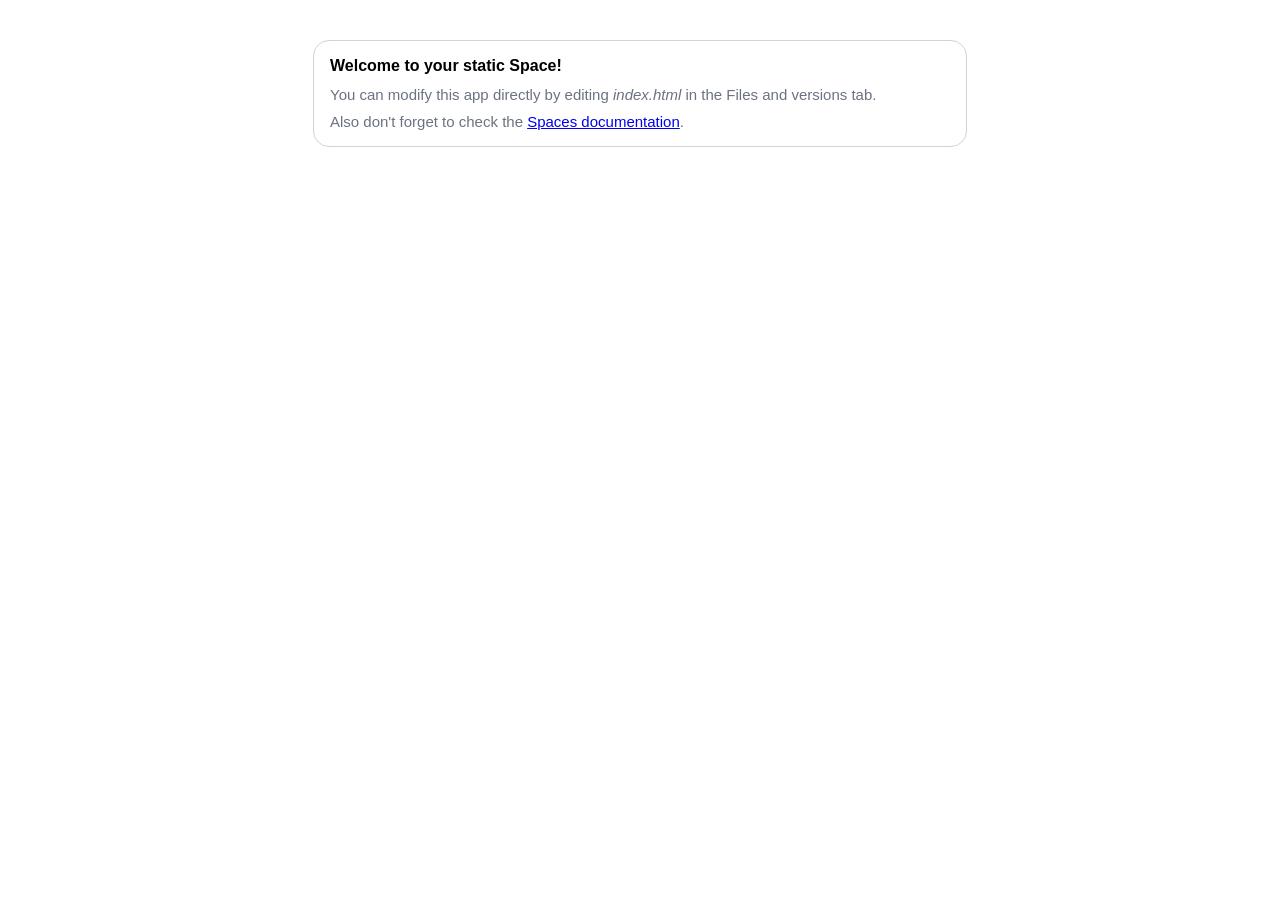
<file: index.html>
<!doctype html>
<html>
	<head>
		<meta charset="utf-8" />
		<meta name="viewport" content="width=device-width" />
		<title>My static Space</title>
		<link rel="stylesheet" href="style.css" />
	</head>
	<body>
		<div class="card">
			<h1>Welcome to your static Space!</h1>
			<p>You can modify this app directly by editing <i>index.html</i> in the Files and versions tab.</p>
			<p>
				Also don't forget to check the
				<a href="https://huggingface.co/docs/hub/spaces" target="_blank">Spaces documentation</a>.
			</p>
		</div>
	</body>
</html>
</file>
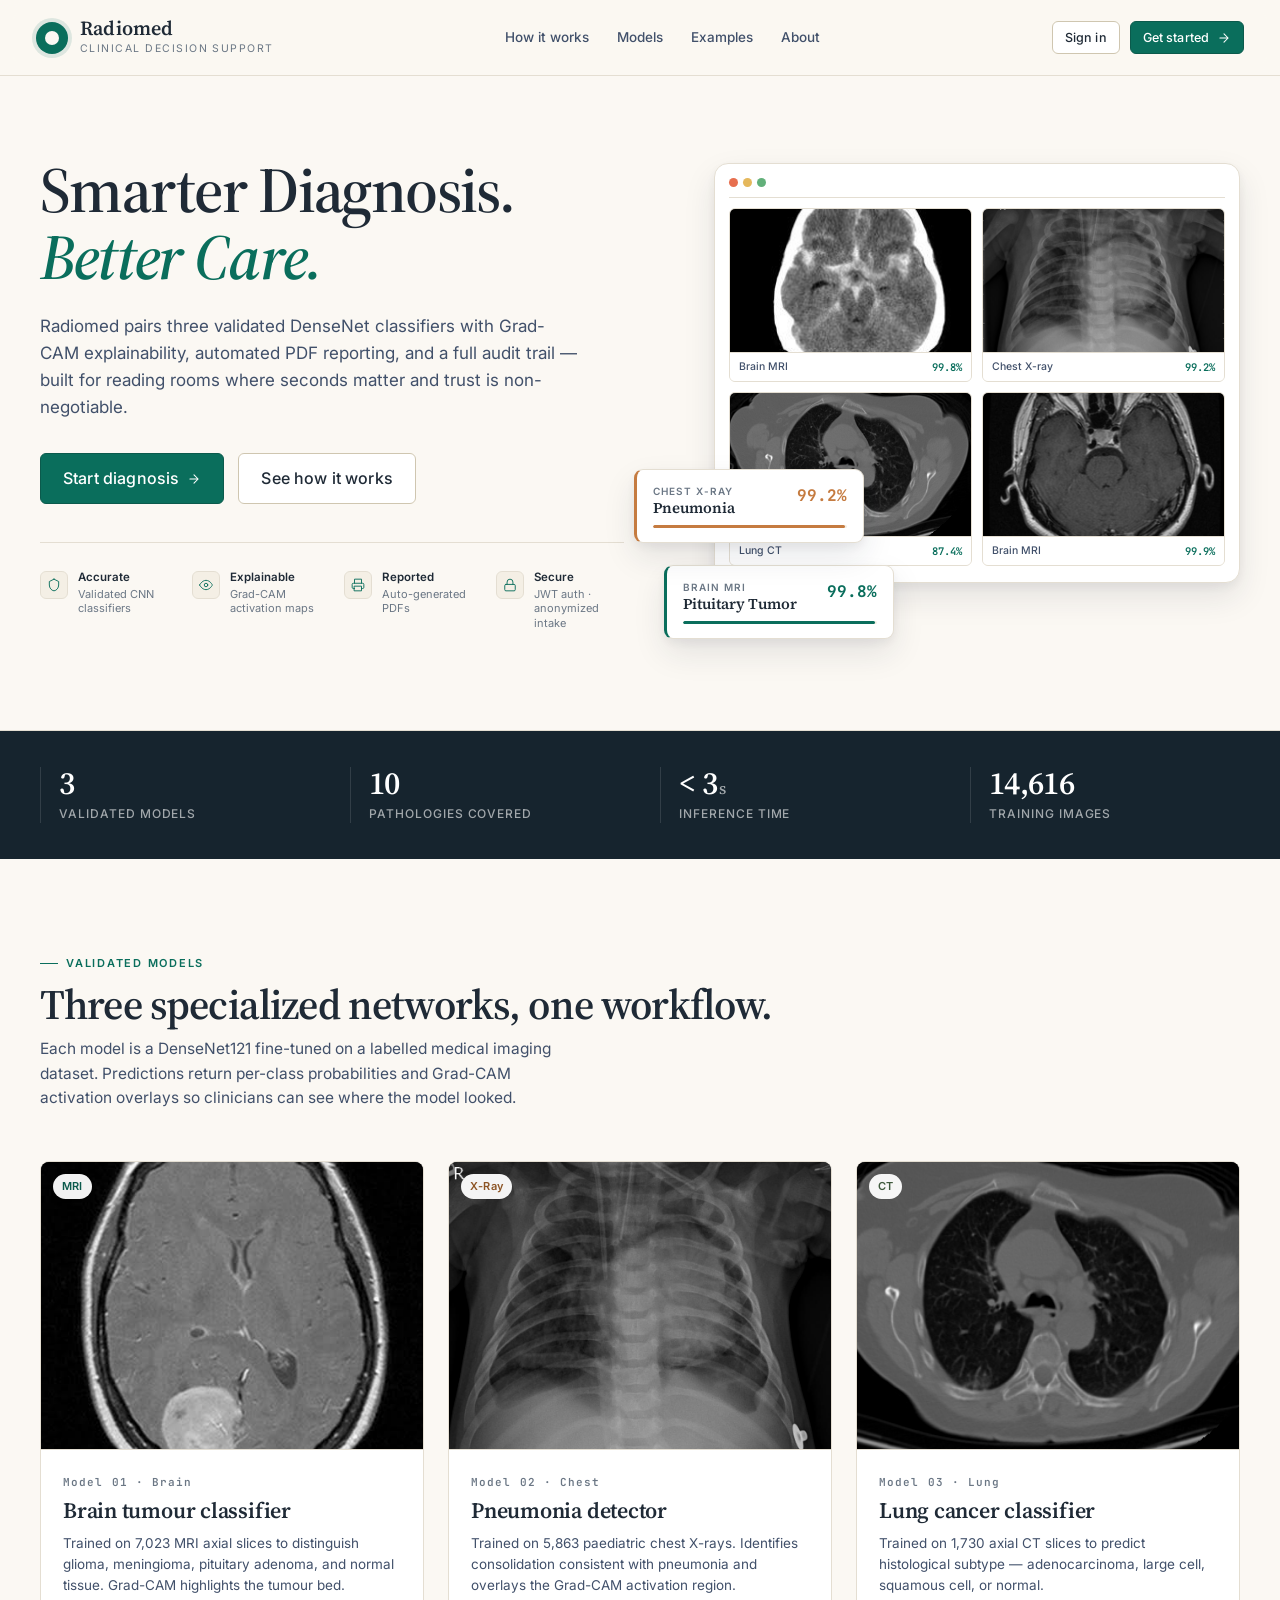
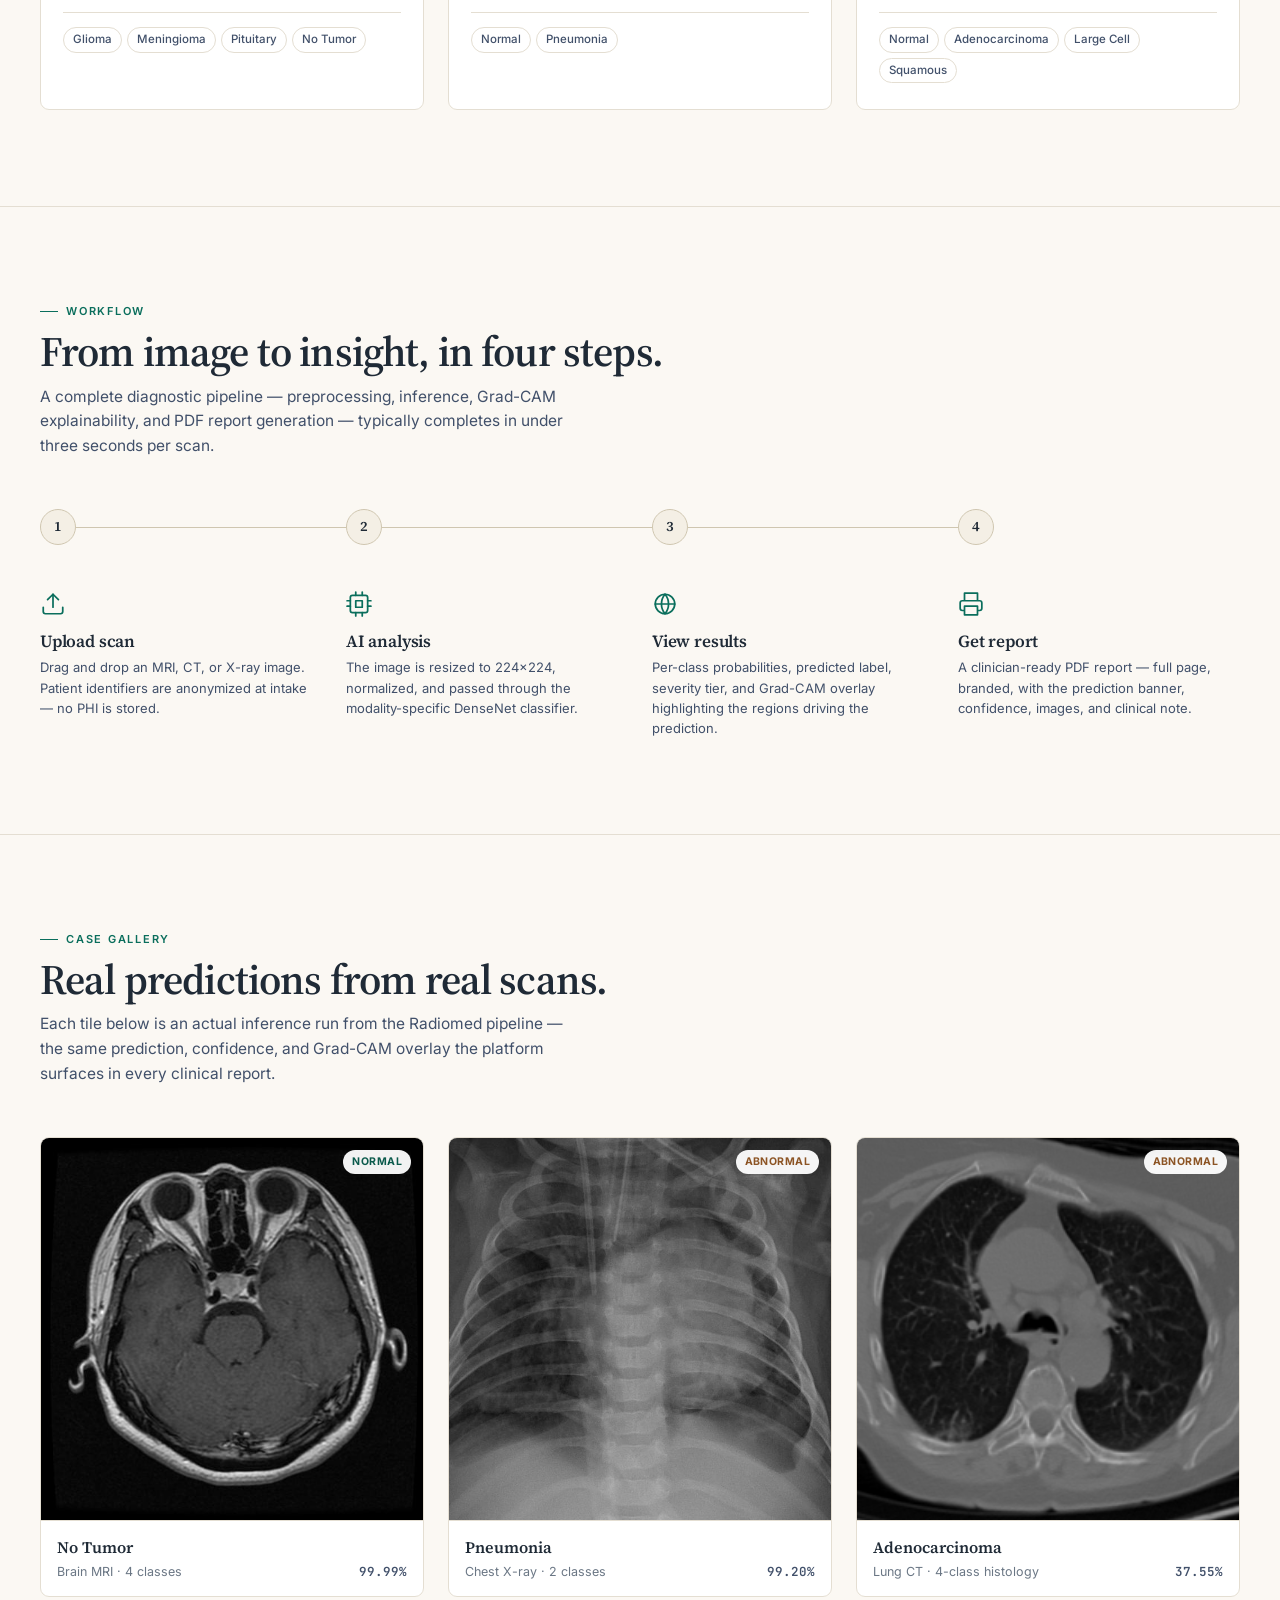
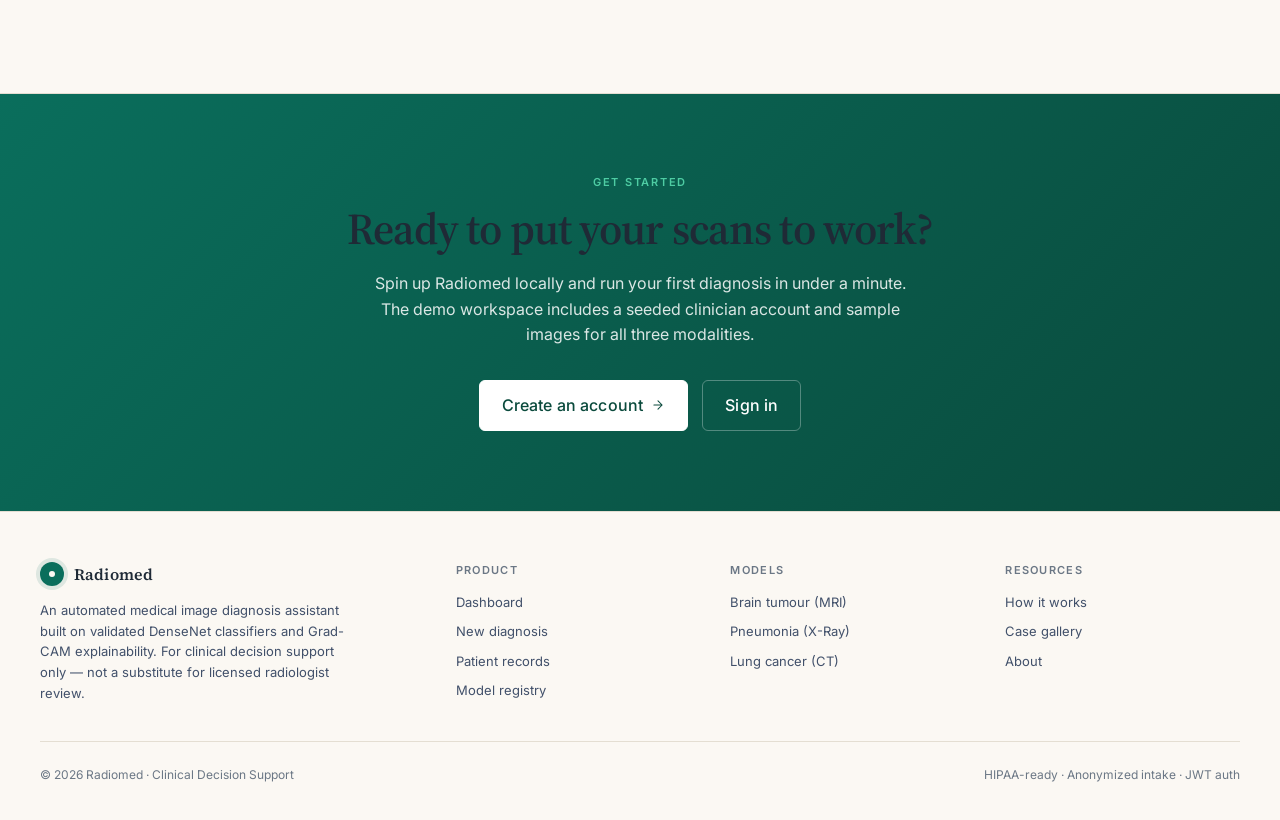
<file: templates/index.html>
<!doctype html>
<html lang="en">
<head>
  <meta charset="utf-8">
  <meta name="viewport" content="width=device-width, initial-scale=1">
  <title>Radiomed · Clinical Decision Support</title>
  <link rel="preconnect" href="https://fonts.googleapis.com">
  <link rel="preconnect" href="https://fonts.gstatic.com" crossorigin>
  <link href="https://fonts.googleapis.com/css2?family=Inter:wght@400;500;600;700&family=Source+Serif+4:opsz,wght@8..60,400;8..60,500;8..60,600&family=JetBrains+Mono:wght@400;500&display=swap" rel="stylesheet">
  <link rel="stylesheet" href="/static/css/design-system.css">
  <link rel="stylesheet" href="/static/css/landing.css">
  <link rel="stylesheet" href="/static/css/auth.css?v=2">
  <link rel="icon" type="image/svg+xml" href="data:image/svg+xml,<svg xmlns='http://www.w3.org/2000/svg' viewBox='0 0 24 24'><circle cx='12' cy='12' r='10' fill='%230A6E5C'/><circle cx='12' cy='12' r='4' fill='%23FBF8F3'/></svg>">
</head>
<body>
  <div id="root"></div>
  <div class="toast-stack" id="toast-stack"></div>
  <template id="tpl-auth">
    <div class="auth">
      <div class="auth__visual">
        <div class="auth__visual-bg"></div>
        <div class="auth__visual-grid"></div>
        <div class="auth__orbit" aria-hidden="true">
          <div class="auth__orbit-ring"></div>
          <div class="auth__orbit-ring auth__orbit-ring--inner"></div>
          <span class="auth__plus">+</span>
          <div class="auth__scan-stack">
            <!-- <img src="/static/assets/samples/illustraion.png" alt=""> -->
            <!-- <img src="/static/assets/samples/xray_pneumonia.jpg" alt="">
            <img src="/static/assets/samples/ct_adenocarcinoma.png" alt=""> -->
          </div>
        </div>
        <div class="auth__visual-content">
          <div class="auth__visual-mark">
            <div class="sidebar__brand-mark"></div>
            <div>
              <span>Radiomed</span>
              <div class="auth__visual-tag">Clinical Decision Support</div>
            </div>
            <br>
            <br>
            <br>
            <br>
          </div>
          <h1 class="auth__visual-headline">Smarter Diagnosis.<br><em>Better Care.</em></h1>
        
          <p class="auth__visual-body">Three validated DenseNet121 classifiers with Grad-CAM explainability, automated PDF reporting, and a full audit trail.</p>
          <div class="auth-model-cards">
            <div class="auth-model-card">
              <img class="auth-model-card__thumb" src="/static/assets/samples/meningioma.jpg" alt="Brain MRI">
              <div class="auth-model-card__name">Brain MRI</div>
              <div class="auth-model-card__acc">94% accuracy</div>
            </div>
            <div class="auth-model-card">
              <img class="auth-model-card__thumb" src="/static/assets/samples/xray_pneumonia.jpg" alt="Chest X-Ray">
              <div class="auth-model-card__name">Chest X-Ray</div>
              <div class="auth-model-card__acc">95% accuracy</div>
            </div>
            <div class="auth-model-card">
              <img class="auth-model-card__thumb" src="/static/assets/samples/ct_adenocarcinoma.png" alt="Lung CT">
              <div class="auth-model-card__name">Lung CT</div>
              <div class="auth-model-card__acc">93% accuracy</div>
            </div>
          </div>
        </div>
        <div class="auth__visual-bottom">
          <div class="auth__visual-stats">
            <div>
              <div class="auth__stat-head">
                <div class="auth__stat-icon">
                  <svg viewBox="0 0 24 24" fill="none" stroke="currentColor" stroke-width="1.8" stroke-linecap="round" stroke-linejoin="round"><ellipse cx="12" cy="6" rx="8" ry="3"/><path d="M4 6v6c0 1.7 3.6 3 8 3s8-1.3 8-3V6"/><path d="M4 12v6c0 1.7 3.6 3 8 3s8-1.3 8-3v-6"/></svg>
                </div>
                <div class="auth__stat-num">3</div>
              </div>
              <div class="auth__stat-label">Validated Models</div>
            </div>
            <div>
              <div class="auth__stat-head">
                <div class="auth__stat-icon">
                  <svg viewBox="0 0 24 24" fill="none" stroke="currentColor" stroke-width="1.8" stroke-linecap="round" stroke-linejoin="round"><path d="M13 2 4 14h7l-1 8 10-14h-7l0-6z"/></svg>
                </div>
                <div class="auth__stat-num">&lt;3s</div>
              </div>
              <div class="auth__stat-label">Inference Time</div>
            </div>
            <div>
              <div class="auth__stat-head">
                <div class="auth__stat-icon">
                  <svg viewBox="0 0 24 24" fill="none" stroke="currentColor" stroke-width="1.8" stroke-linecap="round" stroke-linejoin="round"><rect x="3" y="5" width="18" height="14" rx="2"/><circle cx="9" cy="11" r="1.6"/><path d="m21 16-5-5-8 8"/></svg>
                </div>
                <div class="auth__stat-num">14K+</div>
              </div>
              <div class="auth__stat-label">Training Images</div>
            </div>
          </div>
          <div class="auth__visual-footer">AI · Medical Imaging · Better Outcomes</div>
        </div>
      </div>
      <div class="auth__panel">
        <div class="auth__panel-top" id="auth-panel-link"></div>
        <div class="auth__card" id="auth-card"></div>
      </div>
    </div>
  </template>
  <template id="tpl-app">
    <div class="app">
      <aside class="sidebar" id="sidebar">
        <div class="sidebar__brand"><div class="sidebar__brand-mark"></div><div><div class="sidebar__brand-name">Radiomed</div><div class="sidebar__brand-tag">Clinical Workbench</div></div></div>
        <nav class="sidebar__nav">
          <div class="sidebar__nav-section">Workspace</div>
          <a class="sidebar__link" data-route="dashboard" href="#/dashboard"><svg class="sidebar__icon" viewBox="0 0 24 24" fill="none" stroke="currentColor" stroke-width="1.6" stroke-linecap="round" stroke-linejoin="round"><rect x="3" y="3" width="7" height="9" rx="1"/><rect x="14" y="3" width="7" height="5" rx="1"/><rect x="14" y="12" width="7" height="9" rx="1"/><rect x="3" y="16" width="7" height="5" rx="1"/></svg>Overview</a>
          <a class="sidebar__link" data-route="diagnose" href="#/diagnose"><svg class="sidebar__icon" viewBox="0 0 24 24" fill="none" stroke="currentColor" stroke-width="1.6" stroke-linecap="round" stroke-linejoin="round"><circle cx="12" cy="12" r="9"/><path d="M12 8v8M8 12h8"/></svg>New diagnosis</a>
          <a class="sidebar__link" data-route="patients" href="#/patients"><svg class="sidebar__icon" viewBox="0 0 24 24" fill="none" stroke="currentColor" stroke-width="1.6" stroke-linecap="round" stroke-linejoin="round"><path d="M4 6h16M4 12h16M4 18h10"/></svg>Patient records</a>
          <div class="sidebar__nav-section">Reference</div>
          <a class="sidebar__link" data-route="models" href="#/models"><svg class="sidebar__icon" viewBox="0 0 24 24" fill="none" stroke="currentColor" stroke-width="1.6" stroke-linecap="round" stroke-linejoin="round"><circle cx="6" cy="6" r="2"/><circle cx="18" cy="6" r="2"/><circle cx="6" cy="18" r="2"/><circle cx="18" cy="18" r="2"/><path d="M8 6h8M6 8v8M18 8v8M8 18h8"/></svg>Model registry</a>
          <div class="sidebar__nav-section">Account</div>
          <a class="sidebar__link" data-route="settings" href="#/settings"><svg class="sidebar__icon" viewBox="0 0 24 24" fill="none" stroke="currentColor" stroke-width="1.6" stroke-linecap="round" stroke-linejoin="round"><circle cx="12" cy="12" r="3"/><path d="M19.4 15a1.65 1.65 0 0 0 .33 1.82l.06.06a2 2 0 1 1-2.83 2.83l-.06-.06a1.65 1.65 0 0 0-1.82-.33 1.65 1.65 0 0 0-1 1.51V21a2 2 0 0 1-4 0v-.09A1.65 1.65 0 0 0 9 19.4a1.65 1.65 0 0 0-1.82.33l-.06.06a2 2 0 1 1-2.83-2.83l.06-.06a1.65 1.65 0 0 0 .33-1.82 1.65 1.65 0 0 0-1.51-1H3a2 2 0 0 1 0-4h.09A1.65 1.65 0 0 0 4.6 9a1.65 1.65 0 0 0-.33-1.82l-.06-.06a2 2 0 1 1 2.83-2.83l.06.06a1.65 1.65 0 0 0 1.82.33H9a1.65 1.65 0 0 0 1-1.51V3a2 2 0 0 1 4 0v.09a1.65 1.65 0 0 0 1 1.51 1.65 1.65 0 0 0 1.82-.33l.06-.06a2 2 0 1 1 2.83 2.83l-.06.06a1.65 1.65 0 0 0-.33 1.82V9a1.65 1.65 0 0 0 1.51 1H21a2 2 0 0 1 0 4h-.09a1.65 1.65 0 0 0-1.51 1z"/></svg>Settings</a>
        </nav>
        <div class="sidebar__user">
          <div class="sidebar__avatar" id="sb-avatar">DR</div>
          <div class="sidebar__user-meta"><div class="sidebar__user-name" id="sb-name">—</div><div class="sidebar__user-role" id="sb-role">clinician</div></div>
          <button class="sidebar__logout" id="sb-logout" title="Sign out"><svg viewBox="0 0 24 24" fill="none" stroke="currentColor" stroke-width="1.6" stroke-linecap="round" stroke-linejoin="round"><path d="M9 21H5a2 2 0 0 1-2-2V5a2 2 0 0 1 2-2h4"/><polyline points="16 17 21 12 16 7"/><line x1="21" y1="12" x2="9" y2="12"/></svg></button>
        </div>
      </aside>
      <main class="main">
        <header class="topbar">
          <div class="topbar__left">
            <a href="#/landing" class="topbar__back" title="Back to landing"><svg viewBox="0 0 24 24" fill="none" stroke="currentColor" stroke-width="1.8" stroke-linecap="round" stroke-linejoin="round"><path d="M19 12H5M12 19l-7-7 7-7"/></svg></a>
            <div class="topbar__crumbs"><span>Radiomed</span><span class="topbar__sep">/</span><span class="topbar__crumb-current" id="crumb-current">Overview</span></div>
          </div>
          <div class="topbar__actions">
            <div class="topbar__search"><svg viewBox="0 0 24 24" fill="none" stroke="currentColor" stroke-width="1.8" stroke-linecap="round" stroke-linejoin="round"><circle cx="11" cy="11" r="7"/><path d="M21 21l-4.3-4.3"/></svg><input id="topbar-search" placeholder="Search scans, patients, reports…" autocomplete="off"><kbd>⌘K</kbd></div>
            <button class="btn btn--primary btn--sm" id="btn-new-diagnosis"><svg viewBox="0 0 24 24" fill="none" stroke="currentColor" stroke-width="1.8" stroke-linecap="round" stroke-linejoin="round"><path d="M12 5v14M5 12h14"/></svg>New diagnosis</button>
          </div>
        </header>
        <div class="content" id="content"></div>
      </main>
    </div>
  </template>
  <script src="/static/js/app.js"></script>
</body>
</html>
</file>
<file: style.css>
body {
	padding: 2rem;
	font-family: -apple-system, BlinkMacSystemFont, "Arial", sans-serif;
}

h1 {
	font-size: 16px;
	margin-top: 0;
}

p {
	color: rgb(107, 114, 128);
	font-size: 15px;
	margin-bottom: 10px;
	margin-top: 5px;
}

.card {
	max-width: 620px;
	margin: 0 auto;
	padding: 16px;
	border: 1px solid lightgray;
	border-radius: 16px;
}

.card p:last-child {
	margin-bottom: 0;
}
</file>
<file: static/css/design-system.css>
/* ============================================================
   RADIOMED — Design tokens + components + ANIMATIONS
   ============================================================ */
:root {
  --c-bg: #FBF8F3; --c-bg-alt: #F4EFE5; --c-surface: #FFFFFF;
  --c-surface-soft: #F7F3EB;
  --c-ink: #1F2A36; --c-ink-2: #41506A; --c-ink-3: #6B7785;
  --c-line: #E4DED2; --c-line-strong: #CFC6B0;
  --c-teal: #0A6E5C; --c-teal-700: #0B5A4C; --c-teal-50: #E8F1EC; --c-teal-20: #C9E0D5;
  --c-clay: #C57B40; --c-clay-50: #F5E6D3;
  --c-coral: #B4452B; --c-coral-50: #F4D7CB;
  --c-sage: #5C7C5A; --c-sage-50: #E1E8DC;
  --grad-confidence: linear-gradient(90deg, #0A6E5C 0%, #1F8A70 100%);
  --font-sans: "Inter", -apple-system, BlinkMacSystemFont, "Segoe UI", system-ui, sans-serif;
  --font-serif: "Source Serif 4", "Iowan Old Style", "Georgia", serif;
  --font-mono: "JetBrains Mono", "SF Mono", Menlo, monospace;
  --fs-xs: 11px; --fs-sm: 13px; --fs-base: 14.5px; --fs-md: 16px; --fs-lg: 18px;
  --fs-xl: 21px; --fs-2xl: 28px; --fs-3xl: 36px; --fs-4xl: 48px;
  --lh-tight: 1.2; --lh-base: 1.55; --lh-loose: 1.75;
  --ls-tight: -0.01em; --ls-wide: 0.02em; --ls-widest: 0.14em;
  --sp-1: 4px; --sp-2: 8px; --sp-3: 12px; --sp-4: 16px; --sp-5: 20px; --sp-6: 24px;
  --sp-8: 32px; --sp-10: 40px; --sp-12: 48px; --sp-16: 64px; --sp-20: 80px;
  --r-xs: 3px; --r-sm: 6px; --r-md: 9px; --r-lg: 14px; --r-xl: 20px; --r-full: 999px;
  --shadow-1: 0 1px 0 rgba(31,42,54,0.04), 0 1px 2px rgba(31,42,54,0.04);
  --shadow-2: 0 1px 0 rgba(31,42,54,0.04), 0 2px 4px rgba(31,42,54,0.05), 0 1px 2px rgba(31,42,54,0.04);
  --shadow-3: 0 4px 14px rgba(31,42,54,0.06), 0 1px 3px rgba(31,42,54,0.05);
  --shadow-lift: 0 14px 32px rgba(31,42,54,0.10), 0 4px 12px rgba(31,42,54,0.06);
  --shadow-ring: 0 0 0 1px rgba(10,110,92,0.18);
  --ease-out: cubic-bezier(0.22, 0.61, 0.36, 1);
  --ease-in-out: cubic-bezier(0.65, 0, 0.35, 1);
  --ease-spring: cubic-bezier(0.34, 1.56, 0.64, 1);
  --dur-fast: 140ms; --dur-base: 240ms; --dur-slow: 420ms;
  --app-shell-max: 1440px; --sidebar-w: 240px; --content-max: 1180px;
}

*, *::before, *::after { box-sizing: border-box; }
html { font-size: var(--fs-base); -webkit-font-smoothing: antialiased; -moz-osx-font-smoothing: grayscale; }
body { margin: 0; background: var(--c-bg); color: var(--c-ink); font-family: var(--font-sans); font-size: var(--fs-base); line-height: var(--lh-base); }
h1, h2, h3, h4 { margin: 0; font-weight: 600; letter-spacing: var(--ls-tight); color: var(--c-ink); line-height: var(--lh-tight); }
p { margin: 0; }
a { color: var(--c-teal); text-decoration: none; transition: color var(--dur-fast) var(--ease-out); }
a:hover { color: var(--c-teal-700); text-decoration: underline; text-underline-offset: 2px; }
button { font-family: inherit; cursor: pointer; border: 0; background: none; color: inherit; }
input, select, textarea { font-family: inherit; font-size: inherit; color: inherit; border: 1px solid var(--c-line); background: var(--c-surface); border-radius: var(--r-sm); padding: 10px 12px; transition: border-color var(--dur-fast) var(--ease-out), box-shadow var(--dur-fast) var(--ease-out); }
input:focus, select:focus, textarea:focus { outline: none; border-color: var(--c-teal); box-shadow: var(--shadow-ring); }
ul, ol { margin: 0; padding: 0; list-style: none; }
img { max-width: 100%; display: block; }
::selection { background: var(--c-teal-20); color: var(--c-ink); }
::-webkit-scrollbar { width: 10px; height: 10px; }
::-webkit-scrollbar-track { background: transparent; }
::-webkit-scrollbar-thumb { background: var(--c-line-strong); border-radius: var(--r-full); border: 2px solid var(--c-bg); }
::-webkit-scrollbar-thumb:hover { background: var(--c-ink-3); }

/* ANIMATIONS */
@keyframes fade-in { from { opacity: 0; } to { opacity: 1; } }
@keyframes fade-in-up { from { opacity: 0; transform: translateY(16px); } to { opacity: 1; transform: translateY(0); } }
@keyframes fade-in-down { from { opacity: 0; transform: translateY(-16px); } to { opacity: 1; transform: translateY(0); } }
@keyframes fade-in-left { from { opacity: 0; transform: translateX(-16px); } to { opacity: 1; transform: translateX(0); } }
@keyframes fade-in-right { from { opacity: 0; transform: translateX(16px); } to { opacity: 1; transform: translateX(0); } }
@keyframes scale-in { from { opacity: 0; transform: scale(0.96); } to { opacity: 1; transform: scale(1); } }
@keyframes slide-in-bottom { from { transform: translateY(100%); opacity: 0; } to { transform: translateY(0); opacity: 1; } }
@keyframes pulse-ring { 0% { transform: scale(1); opacity: 0.5; } 100% { transform: scale(2.2); opacity: 0; } }
@keyframes spin { from { transform: rotate(0deg); } to { transform: rotate(360deg); } }
@keyframes shimmer { 0% { background-position: 200% 0; } 100% { background-position: -200% 0; } }
@keyframes float { 0%, 100% { transform: translateY(0); } 50% { transform: translateY(-8px); } }
@keyframes float-slow { 0%, 100% { transform: translateY(0) rotate(0deg); } 50% { transform: translateY(-12px) rotate(1deg); } }
@keyframes pulse-glow { 0%, 100% { box-shadow: 0 0 0 0 rgba(10,110,92,0.4); } 50% { box-shadow: 0 0 0 8px rgba(10,110,92,0); } }
@keyframes count-up { from { opacity: 0; transform: translateY(8px); } to { opacity: 1; transform: translateY(0); } }
@keyframes blink { 0%, 100% { opacity: 1; } 50% { opacity: 0.4; } }
@keyframes gradient-shift { 0% { background-position: 0% 50%; } 50% { background-position: 100% 50%; } 100% { background-position: 0% 50%; } }

.anim-fade-in { animation: fade-in var(--dur-slow) var(--ease-out) both; }
.anim-fade-in-up { animation: fade-in-up var(--dur-slow) var(--ease-out) both; }
.anim-fade-in-down { animation: fade-in-down var(--dur-slow) var(--ease-out) both; }
.anim-fade-in-left { animation: fade-in-left var(--dur-slow) var(--ease-out) both; }
.anim-fade-in-right { animation: fade-in-right var(--dur-slow) var(--ease-out) both; }
.anim-scale-in { animation: scale-in var(--dur-base) var(--ease-spring) both; }
.anim-float { animation: float 4s var(--ease-in-out) infinite; }
.anim-float-slow { animation: float-slow 6s var(--ease-in-out) infinite; }
.anim-pulse-glow { animation: pulse-glow 2s var(--ease-out) infinite; }
.delay-1 { animation-delay: 80ms; } .delay-2 { animation-delay: 160ms; } .delay-3 { animation-delay: 240ms; }
.delay-4 { animation-delay: 320ms; } .delay-5 { animation-delay: 400ms; } .delay-6 { animation-delay: 480ms; }
.delay-7 { animation-delay: 560ms; } .delay-8 { animation-delay: 640ms; }
.hover-lift { transition: transform var(--dur-base) var(--ease-out), box-shadow var(--dur-base) var(--ease-out); }
.hover-lift:hover { transform: translateY(-3px); box-shadow: var(--shadow-lift); }
.page-enter { animation: fade-in-up var(--dur-base) var(--ease-out) both; }

/* APP SHELL */
.app { display: grid; grid-template-columns: var(--sidebar-w) 1fr; min-height: 100vh; }
.sidebar { background: #16242E; color: #D7E2EA; border-right: 1px solid #0B141A; display: flex; flex-direction: column; position: sticky; top: 0; height: 100vh; animation: fade-in-left var(--dur-slow) var(--ease-out) both; }
.sidebar__brand { display: flex; align-items: center; gap: 10px; padding: 18px 22px 22px; border-bottom: 1px solid rgba(255,255,255,0.06); }
.sidebar__brand-mark { width: 28px; height: 28px; border-radius: 50%; background: var(--c-teal); position: relative; flex-shrink: 0; box-shadow: 0 0 0 4px rgba(10,110,92,0.15); animation: pulse-glow 3s var(--ease-out) infinite; }
.sidebar__brand-mark::after { content: ""; position: absolute; inset: 8px; border-radius: 50%; background: #FBF8F3; }
.sidebar__brand-name { font-family: var(--font-serif); font-size: var(--fs-lg); font-weight: 600; letter-spacing: 0.02em; color: #FFFFFF; }
.sidebar__brand-tag { font-size: 10.5px; letter-spacing: 0.18em; text-transform: uppercase; color: #6E8290; margin-top: 1px; }
.sidebar__nav { padding: 14px 14px 8px; flex: 1; overflow-y: auto; }
.sidebar__nav-section { font-size: 10.5px; letter-spacing: 0.14em; text-transform: uppercase; color: #5A6E7C; padding: 12px 12px 6px; }
.sidebar__link { display: flex; align-items: center; gap: 12px; padding: 9px 12px; border-radius: var(--r-sm); color: #B5C6D1; font-size: var(--fs-sm); text-decoration: none; transition: all var(--dur-fast) var(--ease-out); margin-bottom: 1px; font-weight: 500; position: relative; }
.sidebar__link:hover { background: rgba(255,255,255,0.04); color: #FFFFFF; text-decoration: none; transform: translateX(2px); }
.sidebar__link.is-active { background: rgba(10,110,92,0.18); color: #FFFFFF; }
.sidebar__link.is-active::before { content: ""; position: absolute; left: -14px; top: 8px; bottom: 8px; width: 3px; background: var(--c-teal); border-radius: 0 2px 2px 0; }
.sidebar__icon { width: 16px; height: 16px; flex-shrink: 0; opacity: 0.85; transition: transform var(--dur-fast); }
.sidebar__link:hover .sidebar__icon { transform: scale(1.1); }
.sidebar__user { padding: 14px; border-top: 1px solid rgba(255,255,255,0.06); display: flex; align-items: center; gap: 10px; }
.sidebar__avatar { width: 34px; height: 34px; border-radius: 50%; background: linear-gradient(135deg, #1F8A70 0%, #0A6E5C 100%); color: white; display: flex; align-items: center; justify-content: center; font-size: 13px; font-weight: 600; }
.sidebar__user-meta { flex: 1; min-width: 0; font-size: 12px; line-height: 1.3; }
.sidebar__user-name { color: #FFFFFF; font-weight: 600; white-space: nowrap; overflow: hidden; text-overflow: ellipsis; }
.sidebar__user-role { color: #6E8290; font-size: 11px; }
.sidebar__logout { background: transparent; color: #6E8290; padding: 6px; border-radius: var(--r-xs); display: flex; align-items: center; justify-content: center; transition: all var(--dur-fast) var(--ease-out); }
.sidebar__logout:hover { color: var(--c-coral); transform: scale(1.1); background: rgba(180,69,43,0.1); }
.sidebar__logout svg { width: 16px; height: 16px; }

.main { min-width: 0; display: flex; flex-direction: column; animation: fade-in var(--dur-slow) var(--ease-out) both; }
.topbar { display: flex; align-items: center; justify-content: space-between; padding: 18px 36px; background: rgba(251,248,243,0.85); backdrop-filter: saturate(140%) blur(8px); -webkit-backdrop-filter: saturate(140%) blur(8px); border-bottom: 1px solid var(--c-line); position: sticky; top: 0; z-index: 50; animation: fade-in-down var(--dur-base) var(--ease-out) both; }
.topbar__left { display: flex; align-items: center; gap: 14px; }
.topbar__back { width: 32px; height: 32px; border: 1px solid var(--c-line); border-radius: var(--r-sm); background: var(--c-surface); display: flex; align-items: center; justify-content: center; color: var(--c-ink-2); transition: all var(--dur-fast) var(--ease-out); }
.topbar__back:hover { background: var(--c-bg-alt); color: var(--c-ink); border-color: var(--c-line-strong); transform: translateX(-2px); }
.topbar__back svg { width: 16px; height: 16px; }
.topbar__crumbs { display: flex; align-items: center; gap: 8px; font-size: 13px; color: var(--c-ink-3); }
.topbar__crumb-current { color: var(--c-ink); font-weight: 500; }
.topbar__sep { opacity: 0.5; }
.topbar__actions { display: flex; align-items: center; gap: 10px; }
.topbar__search { display: flex; align-items: center; gap: 8px; background: var(--c-surface); border: 1px solid var(--c-line); border-radius: var(--r-sm); padding: 7px 12px; min-width: 280px; color: var(--c-ink-3); transition: all var(--dur-fast) var(--ease-out); }
.topbar__search:focus-within { border-color: var(--c-teal); box-shadow: var(--shadow-ring); }
.topbar__search svg { width: 14px; height: 14px; opacity: 0.6; }
.topbar__search input { border: 0; padding: 0; background: transparent; flex: 1; font-size: 13px; }
.topbar__search input:focus { box-shadow: none; }
.topbar__search kbd { font-family: var(--font-mono); font-size: 10.5px; padding: 1px 5px; background: var(--c-bg-alt); border: 1px solid var(--c-line); border-radius: 3px; color: var(--c-ink-3); }

.content { padding: 32px 36px 80px; max-width: var(--content-max); width: 100%; margin: 0 auto; animation: fade-in-up var(--dur-slow) var(--ease-out) both; }

.page-head { display: flex; justify-content: space-between; align-items: flex-end; margin-bottom: 28px; gap: 20px; }
.page-head__kicker { font-size: 11px; letter-spacing: 0.16em; text-transform: uppercase; color: var(--c-teal); margin-bottom: 6px; font-weight: 600; animation: fade-in-up var(--dur-base) var(--ease-out) both; }
.page-head__title { font-family: var(--font-serif); font-size: var(--fs-3xl); font-weight: 600; letter-spacing: -0.02em; color: var(--c-ink); line-height: 1.1; animation: fade-in-up var(--dur-base) var(--ease-out) both; animation-delay: 60ms; }
.page-head__sub { color: var(--c-ink-2); font-size: var(--fs-md); margin-top: 8px; max-width: 64ch; line-height: var(--lh-base); animation: fade-in-up var(--dur-base) var(--ease-out) both; animation-delay: 120ms; }
.page-head__actions { display: flex; gap: 10px; align-items: center; }

.card { background: var(--c-surface); border: 1px solid var(--c-line); border-radius: var(--r-md); box-shadow: var(--shadow-1); animation: fade-in-up var(--dur-slow) var(--ease-out) both; transition: box-shadow var(--dur-base) var(--ease-out), transform var(--dur-base) var(--ease-out); }
.card__head { display: flex; justify-content: space-between; align-items: center; padding: 16px 18px; border-bottom: 1px solid var(--c-line); }
.card__title { font-size: var(--fs-md); font-weight: 600; color: var(--c-ink); }
.card__subtitle { font-size: 12px; color: var(--c-ink-3); margin-top: 2px; }
.card__body { padding: 18px; }

.btn { display: inline-flex; align-items: center; gap: 8px; padding: 9px 16px; font-size: var(--fs-sm); font-weight: 500; border-radius: var(--r-sm); border: 1px solid var(--c-line-strong); background: var(--c-surface); color: var(--c-ink); transition: all var(--dur-fast) var(--ease-out); white-space: nowrap; letter-spacing: 0.01em; }
.btn:hover { background: var(--c-bg-alt); border-color: var(--c-line-strong); text-decoration: none; transform: translateY(-1px); }
.btn:active { transform: translateY(0); }
.btn--primary { background: var(--c-teal); color: #FFFFFF; border-color: var(--c-teal-700); }
.btn--primary:hover { background: var(--c-teal-700); color: #FFFFFF; border-color: var(--c-teal-700); box-shadow: 0 4px 12px rgba(10,110,92,0.25); }
.btn--ghost { background: transparent; border-color: transparent; color: var(--c-ink-2); }
.btn--ghost:hover { background: var(--c-bg-alt); }
.btn--danger { background: var(--c-coral); color: #FFFFFF; border-color: var(--c-coral); }
.btn--danger:hover { background: #962A14; box-shadow: 0 4px 12px rgba(180,69,43,0.25); }
.btn--sm { padding: 6px 12px; font-size: 12.5px; }
.btn--lg { padding: 12px 22px; font-size: var(--fs-md); }
.btn--block { width: 100%; justify-content: center; }
.btn:disabled { opacity: 0.5; cursor: not-allowed; transform: none !important; }
.btn svg { width: 14px; height: 14px; transition: transform var(--dur-fast); }
.btn--primary:hover svg { transform: translateX(2px); }

.badge { display: inline-flex; align-items: center; gap: 6px; padding: 3px 9px; border-radius: var(--r-full); font-size: 11px; font-weight: 600; letter-spacing: 0.02em; border: 1px solid transparent; white-space: nowrap; animation: scale-in var(--dur-base) var(--ease-spring) both; }
.badge--normal { background: var(--c-teal-50); color: var(--c-teal-700); border-color: var(--c-teal-20); }
.badge--warn { background: var(--c-clay-50); color: #8C5424; border-color: #ECD4B5; }
.badge--critical { background: var(--c-coral-50); color: #82281A; border-color: #E5B9A9; }
.badge--neutral { background: var(--c-bg-alt); color: var(--c-ink-2); border-color: var(--c-line); }
.badge__dot { width: 6px; height: 6px; border-radius: 50%; background: currentColor; animation: blink 2s ease infinite; }
.chip { display: inline-flex; align-items: center; gap: 6px; padding: 4px 10px; border: 1px solid var(--c-line); border-radius: var(--r-full); font-size: 12px; background: var(--c-surface); color: var(--c-ink-2); font-weight: 500; transition: all var(--dur-fast) var(--ease-out); }
.chip:hover { transform: translateY(-1px); box-shadow: var(--shadow-1); }

.field { margin-bottom: 16px; }
.field__label { display: block; font-size: 12.5px; font-weight: 500; color: var(--c-ink-2); margin-bottom: 6px; letter-spacing: 0.01em; }
.field__hint { font-size: 11.5px; color: var(--c-ink-3); margin-top: 5px; }
.field__error { font-size: 11.5px; color: var(--c-coral); margin-top: 5px; }
.field__input, .field__select, .field__textarea { width: 100%; border: 1px solid var(--c-line); padding: 10px 12px; font-size: var(--fs-base); background: var(--c-surface); transition: all var(--dur-fast) var(--ease-out); }
.field__input:focus, .field__select:focus { border-color: var(--c-teal); box-shadow: var(--shadow-ring); }
.field-row { display: grid; grid-template-columns: 1fr 1fr; gap: 14px; }

.stat { padding: 20px 22px; background: var(--c-surface); border: 1px solid var(--c-line); border-radius: var(--r-md); box-shadow: var(--shadow-1); animation: fade-in-up var(--dur-slow) var(--ease-out) both; transition: all var(--dur-base) var(--ease-out); position: relative; overflow: hidden; }
.stat::before { content: ""; position: absolute; top: 0; left: 0; right: 0; height: 2px; background: var(--c-teal); transform: scaleX(0); transform-origin: left; transition: transform var(--dur-slow) var(--ease-out); }
.stat:hover { transform: translateY(-2px); box-shadow: var(--shadow-3); }
.stat:hover::before { transform: scaleX(1); }
.stat__label { font-size: 11px; letter-spacing: 0.12em; text-transform: uppercase; color: var(--c-ink-3); font-weight: 600; margin-bottom: 10px; }
.stat__value { font-family: var(--font-serif); font-size: 32px; font-weight: 600; letter-spacing: -0.02em; color: var(--c-ink); line-height: 1; }
.stat__delta { font-size: 12px; color: var(--c-ink-3); margin-top: 8px; display: flex; align-items: center; gap: 6px; }

.table { width: 100%; border-collapse: collapse; font-size: var(--fs-sm); }
.table thead th { text-align: left; font-weight: 600; color: var(--c-ink-3); font-size: 11.5px; letter-spacing: 0.06em; text-transform: uppercase; padding: 12px 18px; background: var(--c-bg-alt); border-bottom: 1px solid var(--c-line); }
.table tbody td { padding: 14px 18px; border-bottom: 1px solid var(--c-line); color: var(--c-ink); vertical-align: middle; }
.table tbody tr:last-child td { border-bottom: 0; }
.table tbody tr { transition: background var(--dur-fast); animation: fade-in-up var(--dur-base) var(--ease-out) both; }
.table tbody tr:hover { background: var(--c-bg-alt); }

.confidence { display: flex; align-items: center; gap: 8px; font-size: 12.5px; font-feature-settings: "tnum"; }
.confidence__bar { width: 56px; height: 4px; background: var(--c-bg-alt); border-radius: var(--r-full); overflow: hidden; }
.confidence__fill { height: 100%; background: var(--grad-confidence); border-radius: var(--r-full); transition: width var(--dur-slow) var(--ease-out); }

.problist { display: flex; flex-direction: column; gap: 10px; }
.problist__row { display: grid; grid-template-columns: 180px 1fr 56px; align-items: center; gap: 14px; font-size: 13px; animation: fade-in-left var(--dur-base) var(--ease-out) both; }
.problist__label { color: var(--c-ink-2); font-weight: 500; }
.problist__bar { height: 6px; background: var(--c-bg-alt); border-radius: var(--r-full); overflow: hidden; position: relative; }
.problist__fill { height: 100%; background: var(--c-line-strong); border-radius: var(--r-full); transition: width var(--dur-slow) var(--ease-out); }
.problist__row.is-predicted .problist__fill { background: var(--grad-confidence); }
.problist__row.is-predicted .problist__label { color: var(--c-ink); font-weight: 600; }
.problist__pct { font-feature-settings: "tnum"; font-size: 12.5px; color: var(--c-ink-3); text-align: right; }
.problist__row.is-predicted .problist__pct { color: var(--c-teal); font-weight: 600; }

.dropzone { border: 1.5px dashed var(--c-line-strong); border-radius: var(--r-lg); background: var(--c-surface); padding: 40px 24px; text-align: center; transition: all var(--dur-base) var(--ease-out); cursor: pointer; position: relative; }
.dropzone:hover { border-color: var(--c-teal); background: var(--c-teal-50); transform: scale(1.005); }
.dropzone.is-drag { border-color: var(--c-teal); background: var(--c-teal-50); transform: scale(1.01); box-shadow: var(--shadow-ring); }
.dropzone__icon { width: 42px; height: 42px; margin: 0 auto 14px; display: flex; align-items: center; justify-content: center; background: var(--c-bg-alt); border: 1px solid var(--c-line); border-radius: var(--r-md); color: var(--c-teal); transition: all var(--dur-base) var(--ease-spring); }
.dropzone:hover .dropzone__icon { transform: translateY(-4px) scale(1.05); background: var(--c-teal-50); border-color: var(--c-teal-20); }
.dropzone__icon svg { width: 22px; height: 22px; }
.dropzone__title { font-size: 15px; color: var(--c-ink); font-weight: 500; margin-bottom: 4px; }
.dropzone__hint { font-size: 12.5px; color: var(--c-ink-3); }
.dropzone__preview { margin-top: 16px; display: flex; flex-direction: column; align-items: center; gap: 10px; }
.dropzone__preview img { max-width: 100%; max-height: 280px; border-radius: var(--r-md); border: 1px solid var(--c-line); animation: scale-in var(--dur-base) var(--ease-spring) both; }

.segment { display: inline-flex; background: var(--c-bg-alt); padding: 4px; border-radius: var(--r-md); border: 1px solid var(--c-line); gap: 2px; }
.segment__option { padding: 8px 16px; border-radius: var(--r-sm); font-size: 13px; font-weight: 500; color: var(--c-ink-2); background: transparent; border: 0; transition: all var(--dur-fast) var(--ease-out); display: flex; align-items: center; gap: 7px; }
.segment__option:hover { color: var(--c-ink); transform: translateY(-1px); }
.segment__option.is-active { background: var(--c-surface); color: var(--c-ink); box-shadow: var(--shadow-2); animation: scale-in var(--dur-fast) var(--ease-spring) both; }
.segment__option svg { width: 14px; height: 14px; }

.modality-preview { display: grid; grid-template-columns: repeat(3, 1fr); gap: 14px; padding: 16px; background: var(--c-bg-alt); border: 1px solid var(--c-line); border-radius: var(--r-md); margin-bottom: 18px; animation: fade-in-up var(--dur-base) var(--ease-out) both; }
.modality-preview__tile { position: relative; aspect-ratio: 1; border-radius: var(--r-sm); overflow: hidden; cursor: pointer; border: 2px solid transparent; transition: all var(--dur-base) var(--ease-out); }
.modality-preview__tile img { width: 100%; height: 100%; object-fit: cover; transition: transform var(--dur-slow) var(--ease-out); }
.modality-preview__tile:hover img { transform: scale(1.08); }
.modality-preview__tile.is-active { border-color: var(--c-teal); box-shadow: var(--shadow-ring); }
.modality-preview__tile.is-active img { transform: scale(1.02); }
.modality-preview__cap { position: absolute; bottom: 0; left: 0; right: 0; padding: 6px 9px; background: linear-gradient(transparent, rgba(0,0,0,0.85)); color: white; font-size: 11px; font-weight: 600; letter-spacing: 0.02em; display: flex; justify-content: space-between; align-items: center; }
.modality-preview__classes { position: absolute; top: 6px; left: 6px; padding: 2px 6px; background: rgba(255,255,255,0.92); border-radius: var(--r-xs); font-size: 9.5px; font-weight: 600; color: var(--c-ink-2); backdrop-filter: blur(4px); }

.result { display: grid; grid-template-columns: 1.1fr 1fr; gap: 24px; margin-top: 28px; animation: fade-in-up var(--dur-slow) var(--ease-out) both; }
.result__images { display: grid; grid-template-columns: 1fr 1fr; gap: 16px; }
.result__image-tile { background: var(--c-surface); border: 1px solid var(--c-line); border-radius: var(--r-md); overflow: hidden; display: flex; flex-direction: column; animation: scale-in var(--dur-slow) var(--ease-spring) both; }
.result__image-tile .result__image-frame { width: 100%; background: #0F1418; display: flex; align-items: center; justify-content: center; padding: 8px; min-height: 240px; }
.result__image-tile .result__image-frame img { max-width: 100%; max-height: 320px; width: auto; height: auto; display: block; border-radius: 2px; object-fit: contain; transition: transform var(--dur-slow) var(--ease-out); }
.result__image-tile:hover .result__image-frame img { transform: scale(1.04); }
.result__image-tile figcaption { padding: 9px 12px; font-size: 11.5px; letter-spacing: 0.04em; color: var(--c-ink-3); border-top: 1px solid var(--c-line); background: var(--c-bg); display: flex; justify-content: space-between; align-items: center; }
.result__image-tile figcaption .result__image-tag { font-weight: 600; color: var(--c-ink-2); }
.result__image-tile figcaption .result__image-dim { font-family: var(--font-mono); font-size: 10.5px; color: var(--c-ink-3); font-feature-settings: "tnum"; }
.result__headline { display: flex; justify-content: space-between; align-items: flex-start; margin-bottom: 18px; }
.result__prediction { font-family: var(--font-serif); font-size: 28px; font-weight: 600; letter-spacing: -0.02em; color: var(--c-ink); line-height: 1.2; animation: fade-in-up var(--dur-base) var(--ease-out) both; }
.result__prediction-sub { font-size: 13px; color: var(--c-ink-3); margin-top: 4px; }
.result__confidence { display: flex; flex-direction: column; align-items: flex-end; gap: 4px; }
.result__confidence-num { font-family: var(--font-serif); font-size: 32px; font-weight: 600; color: var(--c-teal); font-feature-settings: "tnum"; line-height: 1; animation: count-up var(--dur-slow) var(--ease-out) both; }

.phases { display: flex; flex-direction: column; gap: 12px; padding: 24px; background: var(--c-surface); border: 1px solid var(--c-line); border-radius: var(--r-md); animation: fade-in-up var(--dur-base) var(--ease-out) both; }
.phase { display: flex; align-items: center; gap: 12px; font-size: 13px; color: var(--c-ink-3); transition: color var(--dur-base); }
.phase__dot { width: 10px; height: 10px; border-radius: 50%; background: var(--c-line-strong); flex-shrink: 0; position: relative; transition: background var(--dur-base); }
.phase.is-active .phase__dot { background: var(--c-teal); }
.phase.is-active .phase__dot::after { content: ""; position: absolute; inset: -4px; border: 2px solid var(--c-teal); border-radius: 50%; opacity: 0.4; animation: pulse-ring 1.4s var(--ease-out) infinite; }
.phase.is-done .phase__dot { background: var(--c-teal); }
.phase.is-done .phase__dot::after { content: "✓"; position: absolute; inset: 0; display: flex; align-items: center; justify-content: center; color: white; font-size: 7px; font-weight: 900; }
.phase.is-active { color: var(--c-ink); font-weight: 500; }
.phase.is-done { color: var(--c-ink-2); }

.empty { text-align: center; padding: 56px 24px; color: var(--c-ink-3); animation: fade-in var(--dur-slow) var(--ease-out) both; }
.empty__icon { width: 48px; height: 48px; margin: 0 auto 14px; display: flex; align-items: center; justify-content: center; border: 1px dashed var(--c-line-strong); border-radius: 50%; color: var(--c-line-strong); animation: float 4s var(--ease-in-out) infinite; }
.empty__icon svg { width: 22px; height: 22px; }
.empty__title { color: var(--c-ink-2); font-weight: 500; font-size: 14px; margin-bottom: 4px; }
.empty__hint { font-size: 13px; }

.settings-section { background: var(--c-surface); border: 1px solid var(--c-line); border-radius: var(--r-md); padding: 24px; margin-bottom: 20px; animation: fade-in-up var(--dur-base) var(--ease-out) both; }
.settings-section__title { font-family: var(--font-serif); font-size: 18px; font-weight: 600; color: var(--c-ink); margin-bottom: 4px; }
.settings-section__desc { font-size: 13px; color: var(--c-ink-3); margin-bottom: 16px; line-height: 1.55; }
.settings-row { display: flex; align-items: center; justify-content: space-between; padding: 14px 0; border-top: 1px solid var(--c-line); gap: 16px; }
.settings-row:first-of-type { border-top: 0; }
.settings-row__info { flex: 1; }
.settings-row__label { font-weight: 500; color: var(--c-ink); font-size: 14px; margin-bottom: 3px; }
.settings-row__sub { font-size: 12.5px; color: var(--c-ink-3); line-height: 1.4; }

.toast-stack { position: fixed; bottom: 24px; right: 24px; z-index: 9999; display: flex; flex-direction: column-reverse; gap: 8px; pointer-events: none; }
.toast { background: var(--c-ink); color: #FFFFFF; padding: 12px 16px; border-radius: var(--r-md); box-shadow: var(--shadow-lift); font-size: 13px; display: flex; align-items: center; gap: 10px; min-width: 280px; pointer-events: auto; animation: slide-in-bottom var(--dur-base) var(--ease-spring) both; }
.toast--error { background: var(--c-coral); }
.toast--success { background: var(--c-teal); }
.toast.removing { animation: fade-in var(--dur-base) var(--ease-out) reverse both; }

.grid-2 { display: grid; grid-template-columns: 1fr 1fr; gap: 20px; }
.grid-3 { display: grid; grid-template-columns: 1fr 1fr 1fr; gap: 20px; }
.grid-4 { display: grid; grid-template-columns: repeat(4, 1fr); gap: 18px; }
.muted { color: var(--c-ink-3); }
.mono { font-family: var(--font-mono); font-feature-settings: "tnum"; }
.serif { font-family: var(--font-serif); }
.tnum { font-feature-settings: "tnum"; }
.text-xs { font-size: var(--fs-xs); } .text-sm { font-size: var(--fs-sm); } .text-md { font-size: var(--fs-md); } .text-lg { font-size: var(--fs-lg); }
.flex { display: flex; } .between { justify-content: space-between; } .center { align-items: center; }
.gap-2 { gap: 8px; } .gap-3 { gap: 12px; } .gap-4 { gap: 16px; }
.nowrap { white-space: nowrap; }
.hidden { display: none !important; }
.skeleton { background: linear-gradient(90deg, var(--c-bg-alt) 0%, var(--c-bg) 50%, var(--c-bg-alt) 100%); background-size: 200% 100%; animation: shimmer 1.4s infinite; border-radius: var(--r-sm); }

@media (max-width: 1180px) { .grid-4 { grid-template-columns: 1fr 1fr; } }
@media (max-width: 920px) {
  .app { grid-template-columns: 1fr; }
  .sidebar { position: fixed; z-index: 100; transform: translateX(-100%); transition: transform var(--dur-base) var(--ease-out); }
  .sidebar.is-open { transform: translateX(0); }
  .result { grid-template-columns: 1fr; }
  .content { padding: 24px 18px 80px; }
  .topbar { padding: 14px 18px; }
  .topbar__search { min-width: 0; flex: 1; }
}
@media (max-width: 640px) {
  .grid-2, .grid-3, .grid-4 { grid-template-columns: 1fr; }
  .field-row { grid-template-columns: 1fr; }
  .page-head { flex-direction: column; align-items: flex-start; }
  .page-head__title { font-size: var(--fs-2xl); }
  .result__images { grid-template-columns: 1fr; }
  .modality-preview { grid-template-columns: 1fr; }
}
@media (prefers-reduced-motion: reduce) { *, *::before, *::after { animation-duration: 0.01ms !important; transition-duration: 0.01ms !important; } }
</file>
<file: static/css/landing.css>
/* RADIOMED — Landing page styles (plain-text kicker + animations) */
.landing { min-height: 100vh; background: var(--c-bg); font-family: var(--font-sans); }
.landing-nav { position: sticky; top: 0; z-index: 50; display: flex; align-items: center; justify-content: space-between; padding: 18px 36px; background: rgba(251,248,243,0.85); backdrop-filter: saturate(140%) blur(10px); -webkit-backdrop-filter: saturate(140%) blur(10px); border-bottom: 1px solid var(--c-line); animation: fade-in-down var(--dur-base) var(--ease-out) both; }
.landing-nav__brand { display: flex; align-items: center; gap: 12px; text-decoration: none; color: var(--c-ink); }
.landing-nav__brand:hover { text-decoration: none; }
.landing-nav__mark { width: 32px; height: 32px; border-radius: 50%; background: var(--c-teal); position: relative; flex-shrink: 0; box-shadow: 0 0 0 4px rgba(10,110,92,0.12); animation: pulse-glow 3s var(--ease-out) infinite; }
.landing-nav__mark::after { content: ""; position: absolute; inset: 9px; border-radius: 50%; background: var(--c-bg); }
.landing-nav__name { font-family: var(--font-serif); font-size: 20px; font-weight: 600; letter-spacing: 0.01em; line-height: 1; }
.landing-nav__tag { font-size: 10.5px; letter-spacing: 0.14em; text-transform: uppercase; color: var(--c-ink-3); margin-top: 3px; }
.landing-nav__links { display: flex; align-items: center; gap: 28px; }
.landing-nav__links a { font-size: 13.5px; color: var(--c-ink-2); text-decoration: none; font-weight: 500; transition: all var(--dur-fast) var(--ease-out); position: relative; }
.landing-nav__links a::after { content: ""; position: absolute; bottom: -4px; left: 0; right: 0; height: 1.5px; background: var(--c-teal); transform: scaleX(0); transform-origin: left; transition: transform var(--dur-base) var(--ease-out); }
.landing-nav__links a:hover { color: var(--c-ink); }
.landing-nav__links a:hover::after { transform: scaleX(1); }
.landing-nav__actions { display: flex; align-items: center; gap: 10px; }
@media (max-width: 820px) { .landing-nav__links { display: none; } .landing-nav { padding: 14px 18px; } }

.hero { padding: 80px 36px 100px; border-bottom: 1px solid var(--c-line); position: relative; overflow: hidden; }
.hero__inner { max-width: 1200px; margin: 0 auto; display: grid; grid-template-columns: 1.05fr 1fr; gap: 60px; align-items: center; }
.hero__kicker { display: block; font-size: 12px; font-weight: 600; letter-spacing: 0.16em; text-transform: uppercase; color: var(--c-teal); margin-bottom: 26px; animation: fade-in-up var(--dur-base) var(--ease-out) both; }
.hero__kicker::before { content: ""; display: inline-block; width: 22px; height: 1.5px; background: var(--c-teal); margin-right: 10px; vertical-align: middle; animation: fade-in-left var(--dur-base) var(--ease-out) both; }
.hero__title { font-family: var(--font-serif); font-size: clamp(40px, 5.5vw, 64px); font-weight: 600; line-height: 1.05; letter-spacing: -0.025em; color: var(--c-ink); margin-bottom: 22px; animation: fade-in-up var(--dur-slow) var(--ease-out) both; animation-delay: 120ms; }
.hero__title em { font-style: italic; color: var(--c-teal); font-weight: 600; }
.hero__sub { font-size: 17px; line-height: 1.6; color: var(--c-ink-2); max-width: 540px; margin-bottom: 32px; animation: fade-in-up var(--dur-slow) var(--ease-out) both; animation-delay: 240ms; }
.hero__cta { display: flex; gap: 14px; margin-bottom: 38px; flex-wrap: wrap; animation: fade-in-up var(--dur-slow) var(--ease-out) both; animation-delay: 360ms; }
.hero__trust { display: grid; grid-template-columns: 1fr 1fr 1fr 1fr; gap: 24px; padding-top: 28px; border-top: 1px solid var(--c-line); animation: fade-in-up var(--dur-slow) var(--ease-out) both; animation-delay: 480ms; }
.hero__trust-item { display: flex; align-items: flex-start; gap: 10px; transition: transform var(--dur-base) var(--ease-out); }
.hero__trust-item:hover { transform: translateY(-2px); }
.hero__trust-icon { width: 28px; height: 28px; border-radius: 6px; background: var(--c-bg-alt); border: 1px solid var(--c-line); display: flex; align-items: center; justify-content: center; color: var(--c-teal); flex-shrink: 0; transition: all var(--dur-base) var(--ease-out); }
.hero__trust-item:hover .hero__trust-icon { background: var(--c-teal-50); border-color: var(--c-teal-20); transform: rotate(-5deg) scale(1.05); }
.hero__trust-icon svg { width: 14px; height: 14px; }
.hero__trust-label { font-size: 11.5px; font-weight: 600; color: var(--c-ink); line-height: 1.2; margin-bottom: 2px; }
.hero__trust-sub { font-size: 11px; color: var(--c-ink-3); line-height: 1.3; }

.hero__visual { position: relative; height: 460px; animation: fade-in-right var(--dur-slow) var(--ease-out) both; animation-delay: 360ms; }
.hero__mockup { position: absolute; top: 0; left: 30px; right: 0; background: var(--c-surface); border: 1px solid var(--c-line); border-radius: var(--r-lg); box-shadow: var(--shadow-lift); overflow: hidden; padding: 14px; height: 420px; animation: float-slow 8s var(--ease-in-out) infinite; }
.hero__mockup-bar { display: flex; gap: 5px; padding-bottom: 10px; border-bottom: 1px solid var(--c-line); margin-bottom: 10px; }
.hero__mockup-bar span { width: 9px; height: 9px; border-radius: 50%; background: var(--c-line-strong); }
.hero__mockup-bar span:nth-child(1) { background: #E76F4F; }
.hero__mockup-bar span:nth-child(2) { background: #E5B85C; }
.hero__mockup-bar span:nth-child(3) { background: #62B07A; }
.hero__mockup-body { display: grid; grid-template-columns: 1fr 1fr; gap: 10px; height: calc(100% - 32px); }
.hero__mockup-tile { background: var(--c-bg); border: 1px solid var(--c-line); border-radius: var(--r-sm); overflow: hidden; display: flex; flex-direction: column; transition: transform var(--dur-slow) var(--ease-out); }
.hero__mockup-tile:hover { transform: scale(1.04); z-index: 5; box-shadow: var(--shadow-3); }
.hero__mockup-tile img { width: 100%; flex: 1; object-fit: cover; background: #0F1418; min-height: 100px; transition: transform var(--dur-slow) var(--ease-out); }
.hero__mockup-tile:hover img { transform: scale(1.08); }
.hero__mockup-tile-cap { padding: 6px 9px; font-size: 10.5px; font-weight: 500; color: var(--c-ink-2); border-top: 1px solid var(--c-line); background: var(--c-surface); display: flex; justify-content: space-between; align-items: center; }
.hero__mockup-tile-cap .conf { font-family: var(--font-mono); font-feature-settings: "tnum"; color: var(--c-teal); font-weight: 600; }

.hero__card-overlay { position: absolute; background: var(--c-surface); border: 1px solid var(--c-line); border-radius: var(--r-md); box-shadow: var(--shadow-lift); padding: 14px 16px; width: 230px; display: flex; flex-direction: column; gap: 8px; animation: float 5s var(--ease-in-out) infinite; }
.hero__card-overlay-1 { bottom: -16px; left: -20px; border-left: 3px solid var(--c-teal); }
.hero__card-overlay-2 { bottom: 80px; left: -50px; border-left: 3px solid var(--c-clay); z-index: 2; animation-delay: 1.5s; }
.hero__card-overlay-head { display: flex; justify-content: space-between; align-items: flex-start; gap: 8px; }
.hero__card-overlay-label { font-size: 10px; font-weight: 600; letter-spacing: 0.1em; text-transform: uppercase; color: var(--c-ink-3); }
.hero__card-overlay-finding { font-family: var(--font-serif); font-size: 15px; font-weight: 600; color: var(--c-ink); line-height: 1.2; }
.hero__card-overlay-conf { font-family: var(--font-mono); font-size: 16px; font-weight: 700; font-feature-settings: "tnum"; }
.hero__card-overlay-conf--teal { color: var(--c-teal); }
.hero__card-overlay-conf--clay { color: var(--c-clay); }
.hero__card-overlay-bar { height: 3px; background: var(--c-bg-alt); border-radius: var(--r-full); overflow: hidden; }
.hero__card-overlay-fill { height: 100%; border-radius: var(--r-full); animation: fade-in-left 1s var(--ease-out) both; animation-delay: 1s; }
.hero__card-overlay-fill--teal { background: var(--c-teal); }
.hero__card-overlay-fill--clay { background: var(--c-clay); }

@media (max-width: 980px) {
  .hero { padding: 56px 18px 80px; }
  .hero__inner { grid-template-columns: 1fr; gap: 60px; }
  .hero__visual { height: 380px; max-width: 480px; margin: 0 auto; }
  .hero__trust { grid-template-columns: 1fr 1fr; gap: 18px; }
  .hero__card-overlay-1, .hero__card-overlay-2 { display: none; }
}

.stats-strip { background: #16242E; color: #FFFFFF; padding: 36px 36px; animation: fade-in-up var(--dur-slow) var(--ease-out) both; }
.stats-strip__inner { max-width: 1200px; margin: 0 auto; display: grid; grid-template-columns: 1fr 1fr 1fr 1fr; gap: 40px; }
.stats-strip__item { border-left: 1px solid rgba(255,255,255,0.12); padding-left: 18px; animation: fade-in-up var(--dur-slow) var(--ease-out) both; }
.stats-strip__item:nth-child(1) { animation-delay: 80ms; } .stats-strip__item:nth-child(2) { animation-delay: 160ms; }
.stats-strip__item:nth-child(3) { animation-delay: 240ms; } .stats-strip__item:nth-child(4) { animation-delay: 320ms; }
.stats-strip__num { font-family: var(--font-serif); font-size: 32px; font-weight: 600; letter-spacing: -0.02em; line-height: 1; margin-bottom: 6px; }
.stats-strip__num-unit { font-size: 16px; font-weight: 500; opacity: 0.6; margin-left: 2px; }
.stats-strip__label { font-size: 12px; letter-spacing: 0.08em; text-transform: uppercase; color: rgba(255,255,255,0.6); font-weight: 500; }
@media (max-width: 720px) { .stats-strip__inner { grid-template-columns: 1fr 1fr; gap: 24px; } .stats-strip { padding: 28px 18px; } }

.section { padding: 96px 36px; border-bottom: 1px solid var(--c-line); animation: fade-in var(--dur-slow) var(--ease-out) both; }
.section__inner { max-width: 1200px; margin: 0 auto; }
.section__head { display: flex; justify-content: space-between; align-items: flex-end; margin-bottom: 50px; gap: 30px; animation: fade-in-up var(--dur-base) var(--ease-out) both; }
.section__kicker { font-size: 11px; letter-spacing: 0.16em; text-transform: uppercase; color: var(--c-teal); font-weight: 600; margin-bottom: 8px; display: flex; align-items: center; gap: 8px; }
.section__kicker::before { content: ""; width: 18px; height: 1px; background: var(--c-teal); }
.section__title { font-family: var(--font-serif); font-size: clamp(28px, 3.6vw, 42px); font-weight: 600; letter-spacing: -0.02em; line-height: 1.1; color: var(--c-ink); }
.section__sub { font-size: 15.5px; color: var(--c-ink-2); max-width: 540px; line-height: 1.6; margin-top: 10px; }

.model-grid { display: grid; grid-template-columns: 1fr 1fr 1fr; gap: 24px; }
.model-card { background: var(--c-surface); border: 1px solid var(--c-line); border-radius: var(--r-md); overflow: hidden; display: flex; flex-direction: column; transition: all var(--dur-base) var(--ease-out); animation: fade-in-up var(--dur-slow) var(--ease-out) both; }
.model-card:nth-child(1) { animation-delay: 80ms; } .model-card:nth-child(2) { animation-delay: 200ms; }
.model-card:nth-child(3) { animation-delay: 320ms; }
.model-card:hover { transform: translateY(-4px); box-shadow: var(--shadow-lift); }
.model-card__image { position: relative; aspect-ratio: 4 / 3; background: #0F1418; overflow: hidden; }
.model-card__image img { width: 100%; height: 100%; object-fit: cover; filter: brightness(0.95) contrast(1.05); transition: transform var(--dur-slow) var(--ease-out); }
.model-card:hover .model-card__image img { transform: scale(1.06); }
.model-card__chip { position: absolute; top: 12px; left: 12px; padding: 4px 9px; background: rgba(255,255,255,0.95); border-radius: var(--r-full); font-size: 11px; font-weight: 600; letter-spacing: 0.02em; color: var(--c-ink); backdrop-filter: blur(8px); }
.model-card__chip--teal { color: var(--c-teal-700); } .model-card__chip--clay { color: #8C5424; }
.model-card__chip--sage { color: #3F5A3D; }
.model-card__body { padding: 24px 22px 26px; border-top: 1px solid var(--c-line); }
.model-card__num { font-family: var(--font-mono); font-size: 11px; font-weight: 600; letter-spacing: 0.1em; color: var(--c-ink-3); margin-bottom: 6px; }
.model-card__title { font-family: var(--font-serif); font-size: 22px; font-weight: 600; letter-spacing: -0.01em; color: var(--c-ink); margin-bottom: 10px; line-height: 1.2; }
.model-card__desc { font-size: 13.5px; color: var(--c-ink-2); line-height: 1.55; margin-bottom: 16px; }
.model-card__classes { display: flex; flex-wrap: wrap; gap: 5px; padding-top: 14px; border-top: 1px solid var(--c-line); }
.model-card__classes .chip { font-size: 11.5px; padding: 3px 9px; }

.steps { display: grid; grid-template-columns: 1fr 1fr 1fr 1fr; gap: 24px; position: relative; }
.step { position: relative; padding-top: 32px; animation: fade-in-up var(--dur-slow) var(--ease-out) both; }
.step:nth-child(1) { animation-delay: 80ms; } .step:nth-child(2) { animation-delay: 200ms; }
.step:nth-child(3) { animation-delay: 320ms; } .step:nth-child(4) { animation-delay: 440ms; }
.step__num { position: absolute; top: 0; left: 0; width: 36px; height: 36px; border-radius: 50%; background: var(--c-bg-alt); border: 1px solid var(--c-line-strong); display: flex; align-items: center; justify-content: center; font-family: var(--font-serif); font-size: 14px; font-weight: 600; color: var(--c-ink); transition: all var(--dur-base) var(--ease-out); }
.step:hover .step__num { background: var(--c-teal); color: white; border-color: var(--c-teal-700); transform: scale(1.1); }
.step__icon { margin-bottom: 14px; margin-top: 50px; color: var(--c-teal); display: flex; transition: transform var(--dur-base) var(--ease-out); }
.step:hover .step__icon { transform: scale(1.1) translateY(-2px); }
.step__icon svg { width: 26px; height: 26px; }
.step__title { font-family: var(--font-serif); font-size: 17px; font-weight: 600; color: var(--c-ink); margin-bottom: 6px; letter-spacing: -0.01em; }
.step__desc { font-size: 13px; color: var(--c-ink-2); line-height: 1.55; }
.step__connector { position: absolute; top: 18px; left: 36px; right: -24px; height: 1px; background: var(--c-line-strong); }
.step:last-child .step__connector { display: none; }
@media (max-width: 980px) { .steps { grid-template-columns: 1fr 1fr; } .step__connector { display: none; } }
@media (max-width: 560px) { .steps { grid-template-columns: 1fr; gap: 32px; } }

.examples { display: grid; grid-template-columns: 1fr 1fr 1fr; gap: 24px; }
.example { background: var(--c-surface); border: 1px solid var(--c-line); border-radius: var(--r-md); overflow: hidden; transition: all var(--dur-base) var(--ease-out); animation: fade-in-up var(--dur-slow) var(--ease-out) both; }
.example:nth-child(1) { animation-delay: 80ms; } .example:nth-child(2) { animation-delay: 200ms; }
.example:nth-child(3) { animation-delay: 320ms; }
.example:hover { transform: translateY(-3px); box-shadow: var(--shadow-lift); }
.example__image { aspect-ratio: 1 / 1; background: #0F1418; overflow: hidden; position: relative; }
.example__image img { width: 100%; height: 100%; object-fit: cover; transition: transform var(--dur-slow) var(--ease-out); }
.example:hover .example__image img { transform: scale(1.05); }
.example__badge { position: absolute; top: 12px; right: 12px; padding: 4px 9px; background: rgba(255,255,255,0.95); border-radius: var(--r-full); font-size: 10.5px; font-weight: 700; letter-spacing: 0.04em; text-transform: uppercase; backdrop-filter: blur(4px); }
.example__badge--normal { color: var(--c-teal-700); } .example__badge--abnormal { color: #8C5424; }
.example__badge--critical { color: var(--c-coral); }
.example__meta { padding: 14px 16px; border-top: 1px solid var(--c-line); }
.example__finding { font-family: var(--font-serif); font-size: 16px; font-weight: 600; color: var(--c-ink); margin-bottom: 3px; }
.example__sub { font-size: 12.5px; color: var(--c-ink-3); display: flex; justify-content: space-between; }
.example__sub .conf { font-family: var(--font-mono); font-feature-settings: "tnum"; color: var(--c-ink-2); font-weight: 600; }

.cta-section { padding: 80px 36px; background: linear-gradient(135deg, #0A6E5C 0%, #0A4A3C 100%); color: #FFFFFF; text-align: center; animation: fade-in var(--dur-slow) var(--ease-out) both; position: relative; overflow: hidden; }
.cta-section__inner { max-width: 760px; margin: 0 auto; }
.cta-section__kicker { font-size: 11px; letter-spacing: 0.16em; text-transform: uppercase; color: #4ECCA3; font-weight: 600; margin-bottom: 14px; animation: fade-in-up var(--dur-base) var(--ease-out) both; }
.cta-section__title { font-family: var(--font-serif); font-size: clamp(30px, 4vw, 44px); font-weight: 600; letter-spacing: -0.02em; line-height: 1.1; margin-bottom: 18px; animation: fade-in-up var(--dur-base) var(--ease-out) both; animation-delay: 80ms; }
.cta-section__sub { font-size: 16px; color: rgba(255,255,255,0.85); line-height: 1.6; margin-bottom: 32px; max-width: 560px; margin-left: auto; margin-right: auto; animation: fade-in-up var(--dur-base) var(--ease-out) both; animation-delay: 160ms; }
.cta-section__actions { display: flex; gap: 14px; justify-content: center; flex-wrap: wrap; animation: fade-in-up var(--dur-base) var(--ease-out) both; animation-delay: 240ms; }
.btn--on-dark { background: #FFFFFF; color: #0A4A3C; border-color: #FFFFFF; }
.btn--on-dark:hover { background: #E8F1EC; color: #0A4A3C; transform: translateY(-2px); }
.btn--ghost-on-dark { background: transparent; border-color: rgba(255,255,255,0.3); color: #FFFFFF; }
.btn--ghost-on-dark:hover { background: rgba(255,255,255,0.08); color: #FFFFFF; }

.footer { background: var(--c-bg); padding: 50px 36px 36px; border-top: 1px solid var(--c-line); animation: fade-in var(--dur-slow) var(--ease-out) both; }
.footer__inner { max-width: 1200px; margin: 0 auto; display: grid; grid-template-columns: 1.6fr 1fr 1fr 1fr; gap: 40px; padding-bottom: 32px; border-bottom: 1px solid var(--c-line); }
.footer__brand { display: flex; align-items: center; gap: 10px; margin-bottom: 14px; }
.footer__desc { font-size: 13px; color: var(--c-ink-2); line-height: 1.6; max-width: 320px; }
.footer__col-title { font-size: 11px; letter-spacing: 0.12em; text-transform: uppercase; color: var(--c-ink-3); font-weight: 600; margin-bottom: 12px; }
.footer__col ul li { margin-bottom: 7px; }
.footer__col ul li a { font-size: 13px; color: var(--c-ink-2); text-decoration: none; transition: all var(--dur-fast) var(--ease-out); display: inline-block; }
.footer__col ul li a:hover { color: var(--c-ink); transform: translateX(3px); }
.footer__bottom { max-width: 1200px; margin: 24px auto 0; display: flex; justify-content: space-between; font-size: 12px; color: var(--c-ink-3); gap: 12px; flex-wrap: wrap; }
@media (max-width: 720px) { .footer__inner { grid-template-columns: 1fr 1fr; gap: 24px; } .footer { padding: 40px 18px 28px; } .footer__bottom { flex-direction: column; } }
@media (max-width: 980px) { .model-grid { grid-template-columns: 1fr; } .examples { grid-template-columns: 1fr; } .section { padding: 64px 18px; } .section__head { flex-direction: column; align-items: flex-start; margin-bottom: 36px; } }
</file>
<file: static/css/auth.css>
/* ============================================================
   Auth screens — split login / register layout
   Used by templates/index.html (#tpl-auth) and static/js/app.js (renderAuth)
   ============================================================ */

.auth {
  min-height: 100vh;
  display: grid;
  grid-template-columns: 1.12fr 0.88fr;
  background: var(--c-bg);
}

/* ----- Left: product story ----- */
.auth__visual {
  position: relative;
  background: #0A4A3C;
  color: #FFFFFF;
  overflow: hidden;
  display: flex;
  flex-direction: column;
  min-height: 100vh;
  height: 100vh;
  padding: 36px 44px 22px;
}

.auth__visual-bg {
  position: absolute;
  inset: 0;
  background:
    radial-gradient(circle at 12% 18%, rgba(31,138,112,0.45) 0%, transparent 48%),
    radial-gradient(circle at 88% 78%, rgba(78,204,163,0.16) 0%, transparent 52%);
}

.auth__visual-grid {
  position: absolute;
  inset: 0;
  background-image:
    linear-gradient(to right, rgba(255,255,255,0.045) 1px, transparent 1px),
    linear-gradient(to bottom, rgba(255,255,255,0.045) 1px, transparent 1px);
  background-size: 40px 40px;
  mask-image: radial-gradient(ellipse at 30% 40%, black 0%, transparent 78%);
  -webkit-mask-image: radial-gradient(ellipse at 30% 40%, black 0%, transparent 78%);
}

.auth__orbit {
  position: absolute;
  right: 12px;
  top: 56px;
  width: 250px;
  height: 250px;
  pointer-events: none;
  z-index: 1;
}

.auth__orbit-ring {
  position: absolute;
  inset: 8px;
  border: 1.5px solid rgba(78,204,163,0.28);
  border-radius: 50%;
  border-left-color: transparent;
  border-bottom-color: transparent;
  transform: rotate(-18deg);
}

.auth__orbit-ring--inner {
  inset: 46px;
  border-color: rgba(78,204,163,0.12);
  transform: rotate(24deg);
}

.auth__plus {
  position: absolute;
  left: 6px;
  top: 42%;
  color: #4ECCA3;
  font-size: 26px;
  font-weight: 300;
  line-height: 1;
}

.auth__scan-stack {
  position: absolute;
  right: 28px;
  top: 50%;
  transform: translateY(-50%);
  display: flex;
  flex-direction: column;
  gap: 10px;
}

.auth__scan-stack img {
  width: 62px;
  height: 62px;
  object-fit: cover;
  border-radius: 8px;
  border: 1px solid rgba(255,255,255,0.14);
  opacity: 0.82;
  box-shadow: 0 12px 28px rgba(0,0,0,0.28);
  filter: saturate(0.65) brightness(0.88);
}

.auth__visual-content {
  position: relative;
  z-index: 2;
  max-width: min(540px, calc(100% - 150px));
  flex: 1;
  display: flex;
  flex-direction: column;
  /* justify-content: center; */
}

.auth__visual-mark {
  display: flex;
  align-items: center;
  gap: 12px;
  margin-bottom: 28px;
}

.auth__visual-mark .sidebar__brand-mark {
  width: 34px;
  height: 34px;
  background: #1e7759;
  box-shadow: none;
  animation: none;
}

.auth__visual-mark .sidebar__brand-mark::after {
  background: #e1e7e6;
  inset: 9px;
}

.auth__visual-mark span {
  font-family: var(--font-serif);
  font-size: 22px;
  font-weight: 600;
  letter-spacing: 0.01em;
}

.auth__visual-tag {
  font-size: 10px;
  letter-spacing: 0.16em;
  text-transform: uppercase;
  color: rgba(78,204,163,0.78);
  margin-top: 2px;
}

.auth__visual-headline {
  font-family: var(--font-serif);
    color: #fafcfb;
  font-size: clamp(34px, 3.4vw, 46px);
  font-weight: 600;
  letter-spacing: -0.03em;
  line-height: 1.08;
  margin-bottom: 14px;
}

.auth__visual-headline em {
  font-style: italic;
  color: #4ECCA3;
  font-weight: 600;
}

.auth__visual-body {
  color: rgba(255,255,255,0.68);
  font-size: 14.5px;
  line-height: 1.6;
  max-width: 46ch;
}

.auth-model-cards {
  display: grid;
  grid-template-columns: 1fr 1fr 1fr;
  gap: 12px;
  margin-top: 24px;
  max-width: 1200px;
}

.auth-model-card {
  background: rgba(6, 32, 28, 0.42);
  border: 1px solid rgba(255,255,255,0.08);
  border-radius: 14px;
  padding: 8px 8px 12px;
  backdrop-filter: blur(10px),

}

.auth-model-card__thumb {
  width: 100%;
  aspect-ratio: 1.05;
  object-fit: cover;
  border-radius: 9px;
  margin-bottom: 10px;
  filter: saturate(0.7) brightness(0.9);
}

.auth-model-card__name {
  font-size: 13px;
  font-weight: 600;
  letter-spacing: -0.01em;
}

.auth-model-card__acc {
  font-size: 11.5px;
  color: rgba(255,255,255,0.52);
  margin-top: 2px;
}

.auth__visual-bottom {
  position: relative;
  z-index: 2;
  flex-shrink: 0;
  margin-top: 18px;
}

.auth__visual-stats {
  display: grid;
  grid-template-columns: 1fr 1fr 1fr;
  gap: 16px;
  padding-top: 20px;
  border-top: 1px solid rgba(255,255,255,0.1);
}

.auth__stat-head {
  display: flex;
  align-items: center;
  gap: 10px;
}

.auth__stat-icon {
  width: 28px;
  height: 28px;
  border-radius: 8px;
  background: rgba(78,204,163,0.12);
  color: #4ECCA3;
  display: flex;
  align-items: center;
  justify-content: center;
  flex-shrink: 0;
}

.auth__stat-icon svg {
  width: 14px;
  height: 14px;
}

.auth__stat-num {
  font-family: var(--font-serif);
  font-size: 24px;
  font-weight: 600;
  letter-spacing: -0.02em;
  color: #4ECCA3;
  line-height: 1;
}

.auth__stat-label {
  font-size: 10.5px;
  letter-spacing: 0.08em;
  text-transform: uppercase;
  color: rgba(255,255,255,0.5);
  margin-top: 8px;
  margin-left: 38px;
}

.auth__visual-footer {
  font-size: 10px;
  letter-spacing: 0.2em;
  text-transform: uppercase;
  color: rgba(255,255,255,0.32);
  padding-top: 16px;
}

/* ----- Right: form ----- */
.auth__panel {
  display: grid;
  grid-template-rows: auto 1fr;
  min-height: 100vh;
  height: 100vh;
  padding: 28px 48px 40px;
  background: var(--c-bg);
}

.auth__panel-top {
  display: flex;
  justify-content: flex-end;
}

.auth__panel-link {
  font-size: 13px;
  color: var(--c-ink-3);
  font-weight: 500;
  display: inline-flex;
  align-items: center;
  gap: 6px;
}

.auth__panel-link svg {
  width: 14px;
  height: 14px;
  flex-shrink: 0;
}

.auth__panel-link:hover {
  color: var(--c-teal);
  text-decoration: none;
}

.auth__card {
  width: 100%;
  max-width: 420px;
  align-self: center;
  justify-self: center;
}

.auth__card h1 {
  font-family: var(--font-serif);
  font-size: 32px;
  font-weight: 600;
  letter-spacing: -0.03em;
  margin-bottom: 8px;
  color: var(--c-ink);
}

.auth__card-sub {
  color: var(--c-ink-2);
  font-size: 14.5px;
  line-height: 1.55;
  margin-bottom: 28px;
}

.auth__card .field__control {
  position: relative;
}

.auth__card .field__icon {
  position: absolute;
  left: 14px;
  top: 50%;
  transform: translateY(-50%);
  width: 16px;
  height: 16px;
  color: var(--c-ink-3);
  pointer-events: none;
}

.auth__card .field__control .field__input {
  padding: 12px 14px 12px 42px;
  border-radius: 10px;
  background: #FFFFFF;
}

.auth__card .field__control.has-toggle .field__input {
  padding-right: 44px;
}

.auth__card .field__toggle {
  position: absolute;
  right: 8px;
  top: 50%;
  transform: translateY(-50%);
  width: 32px;
  height: 32px;
  border-radius: 8px;
  color: var(--c-ink-3);
  display: flex;
  align-items: center;
  justify-content: center;
}

.auth__card .field__toggle:hover {
  color: var(--c-ink);
  background: var(--c-bg-alt);
}

.auth__card .field__toggle svg {
  width: 16px;
  height: 16px;
}

.auth__card .btn--block {
  border-radius: 10px;
  margin-top: 6px;
  justify-content: center;
}

.auth__or {
  display: flex;
  align-items: center;
  gap: 14px;
  margin: 22px 0 0;
  color: var(--c-ink-3);
  font-size: 13px;
}

.auth__or::before,
.auth__or::after {
  content: "";
  flex: 1;
  height: 1px;
  background: var(--c-line);
}

.auth__switch {
  margin-top: 18px;
  font-size: 13.5px;
  color: var(--c-ink-3);
  text-align: center;
}

.auth__switch a {
  display: inline-flex;
  align-items: center;
  gap: 4px;
}

.auth__switch a svg {
  width: 14px;
  height: 14px;
}

.auth__demo-box {
  margin-top: 22px;
  padding: 12px 14px;
  background: var(--c-teal-50);
  border: 1px solid var(--c-teal-20);
  border-radius: 10px;
  font-size: 12.5px;
  color: var(--c-teal-700);
  line-height: 1.5;
}

.auth__demo-box code {
  font-family: var(--font-mono);
  font-size: 11.5px;
  background: rgba(10,110,92,0.1);
  padding: 1px 5px;
  border-radius: 3px;
  color: var(--c-teal-700);
}

@media (max-width: 1100px) {
  .auth__orbit { display: none; }
  .auth__visual { padding: 32px 28px 20px; }
  .auth__visual-content { max-width: 100%; }
}

@media (max-width: 920px) {
  .auth { grid-template-columns: 1fr; }
  .auth__visual { display: none; }
  .auth__panel {
    height: auto;
    min-height: 100vh;
    padding: 24px 24px 40px;
  }
}
</file>
